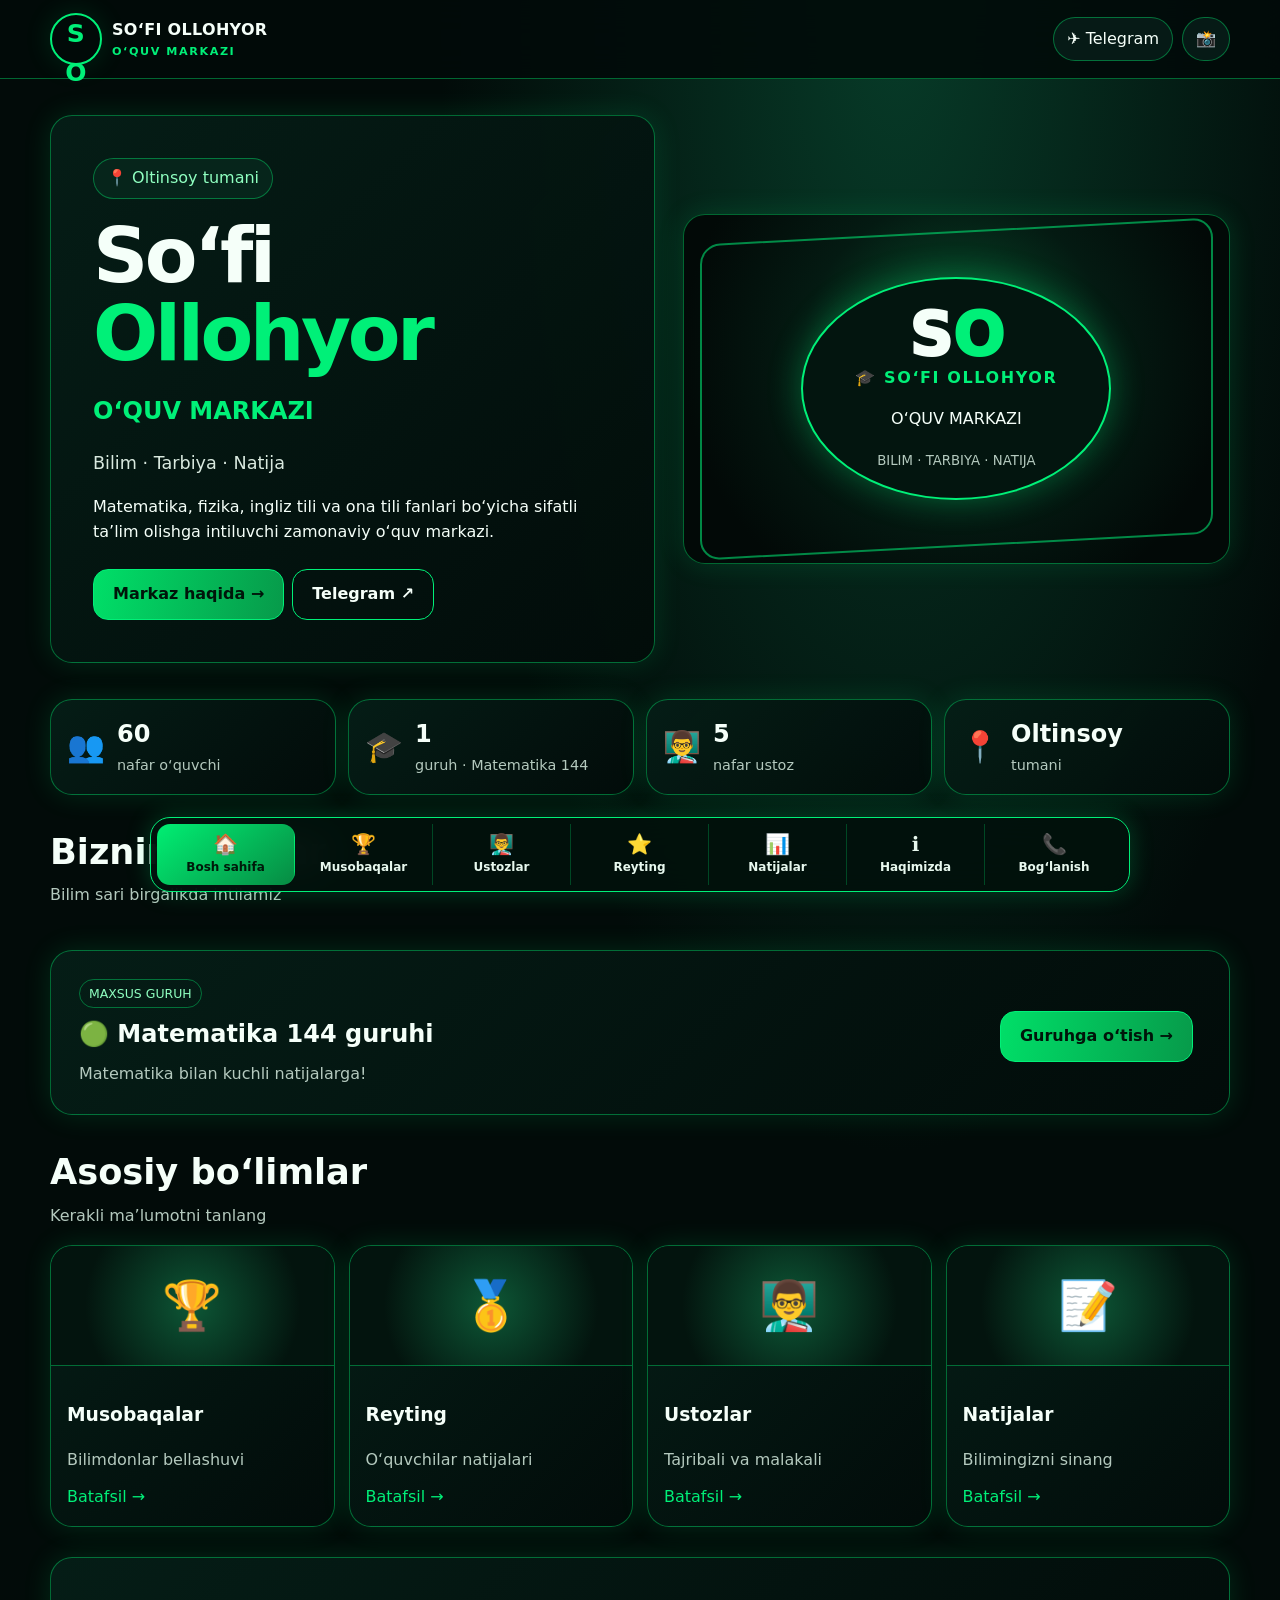
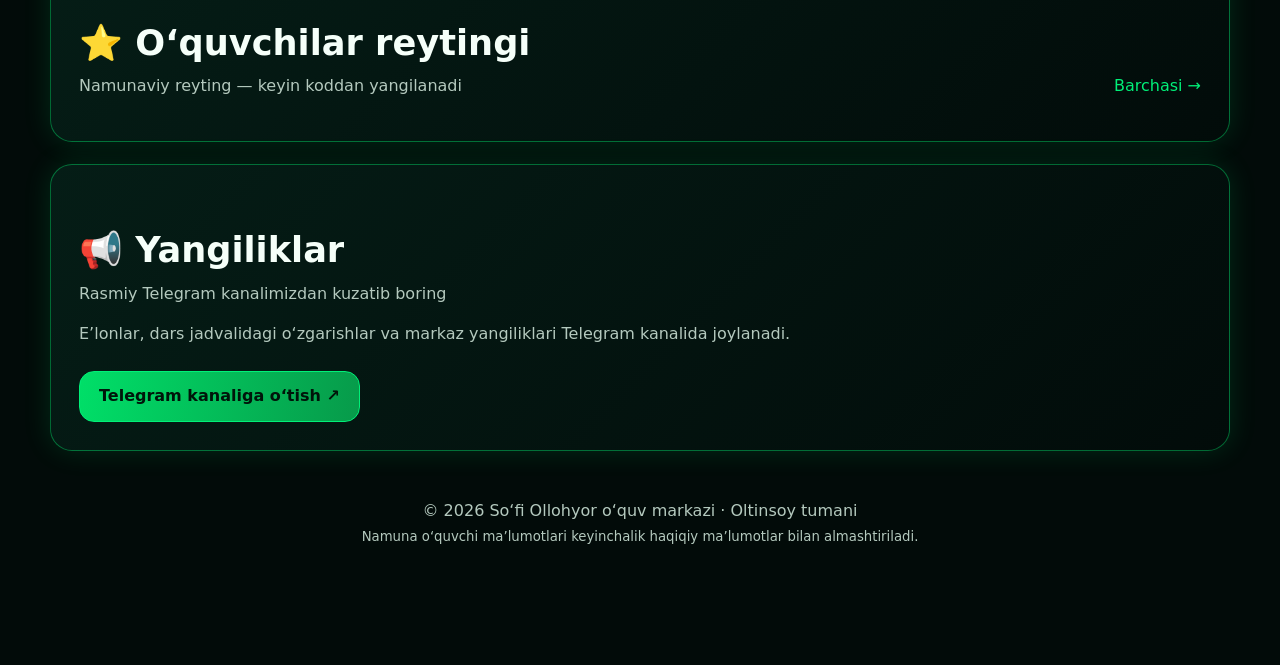
<file: index.html>
<!doctype html>
<html lang="uz">
<head>
<meta charset="utf-8"><meta name="viewport" content="width=device-width,initial-scale=1">
<meta name="theme-color" content="#020b09"><meta name="description" content="So‘fi Ollohyor o‘quv markazi — Oltinsoy tumani">
<title>Bosh sahifa | So‘fi Ollohyor</title><link rel="stylesheet" href="style.css">
</head><body>
<header class="topbar"><div class="wrap topinner">
<a class="brand" href="index.html"><span class="brand-mark">S<span class="green">O</span></span><span>SO‘FI OLLOHYOR<small>O‘QUV MARKAZI</small></span></a>
<div class="social"><a data-telegram href="https://t.me/sufi_ollohyor_uquv_markaz" aria-label="Telegram">✈️ Telegram</a><a data-instagram href="https://www.instagram.com/sufiollohyor?dlrf=MWhkc3luMGN4NnVuNQ==" aria-label="Instagram">📸</a></div>
</div></header>
<main class="wrap">
<section class="hero">
<div class="hero-copy"><span class="eyebrow">📍 Oltinsoy tumani</span><h1>So‘fi <span class="green">Ollohyor</span></h1><h2 class="green">O‘QUV MARKAZI</h2><p class="lead">Bilim · Tarbiya · Natija</p><p>Matematika, fizika, ingliz tili va ona tili fanlari bo‘yicha sifatli ta’lim olishga intiluvchi zamonaviy o‘quv markazi.</p><a class="btn" href="about.html">Markaz haqida →</a><a class="btn secondary" data-telegram href="https://t.me/sufi_ollohyor_uquv_markaz">Telegram ↗</a></div>
<div class="hero-art"><div class="hero-logo"><div class="big">S<span class="green">O</span></div><div class="sub">🎓 SO‘FI OLLOHYOR</div><p>O‘QUV MARKAZI</p><span class="smallprint">BILIM · TARBIYA · NATIJA</span></div></div>
</section>
<section class="stats">
<div class="stat"><span class="emoji">👥</span><div><strong>60</strong><span>nafar o‘quvchi</span></div></div>
<div class="stat"><span class="emoji">🎓</span><div><strong>1</strong><span>guruh · Matematika 144</span></div></div>
<div class="stat"><span class="emoji">👨‍🏫</span><div><strong>5</strong><span>nafar ustoz</span></div></div>
<div class="stat"><span class="emoji">📍</span><div><strong>Oltinsoy</strong><span>tumani</span></div></div>
</section>
<div class="section-head"><div><h2>Bizning fanlar</h2><p>Bilim sari birgalikda intilamiz</p></div></div>
<section class="subjects" id="homeSubjects"></section>
<a class="panel" style="display:flex;align-items:center;justify-content:space-between;gap:16px;flex-wrap:wrap" data-math-telegram href="https://t.me/matematika144"><div><span class="tag">MAXSUS GURUH</span><h2 style="margin:8px 0">🟢 Matematika 144 guruhi</h2><p class="muted" style="margin:0">Matematika bilan kuchli natijalarga!</p></div><span class="btn">Guruhga o‘tish →</span></a>
<div class="section-head"><div><h2>Asosiy bo‘limlar</h2><p>Kerakli ma’lumotni tanlang</p></div></div>
<section class="feature-grid" id="homeFeatures"></section>
<section class="panel"><div class="section-head"><div><h2>⭐ O‘quvchilar reytingi</h2><p>Namunaviy reyting — keyin koddan yangilanadi</p></div><a class="green" href="ranking.html">Barchasi →</a></div><div id="rankPreview"></div></section>
<section class="panel"><div class="section-head"><div><h2>📢 Yangiliklar</h2><p>Rasmiy Telegram kanalimizdan kuzatib boring</p></div></div><p class="muted">E’lonlar, dars jadvalidagi o‘zgarishlar va markaz yangiliklari Telegram kanalida joylanadi.</p><a class="btn" data-telegram href="https://t.me/sufi_ollohyor_uquv_markaz">Telegram kanaliga o‘tish ↗</a></section>
</main>
<footer class="footer wrap">© <span id="year">2026</span> So‘fi Ollohyor o‘quv markazi · Oltinsoy tumani<br><span class="smallprint">Namuna o‘quvchi ma’lumotlari keyinchalik haqiqiy ma’lumotlar bilan almashtiriladi.</span></footer>
<nav class="bottom-nav" id="bottomNav" aria-label="Asosiy menyu"></nav>
<script src="data.js"></script><script src="app.js"></script>
</body></html>
</file>
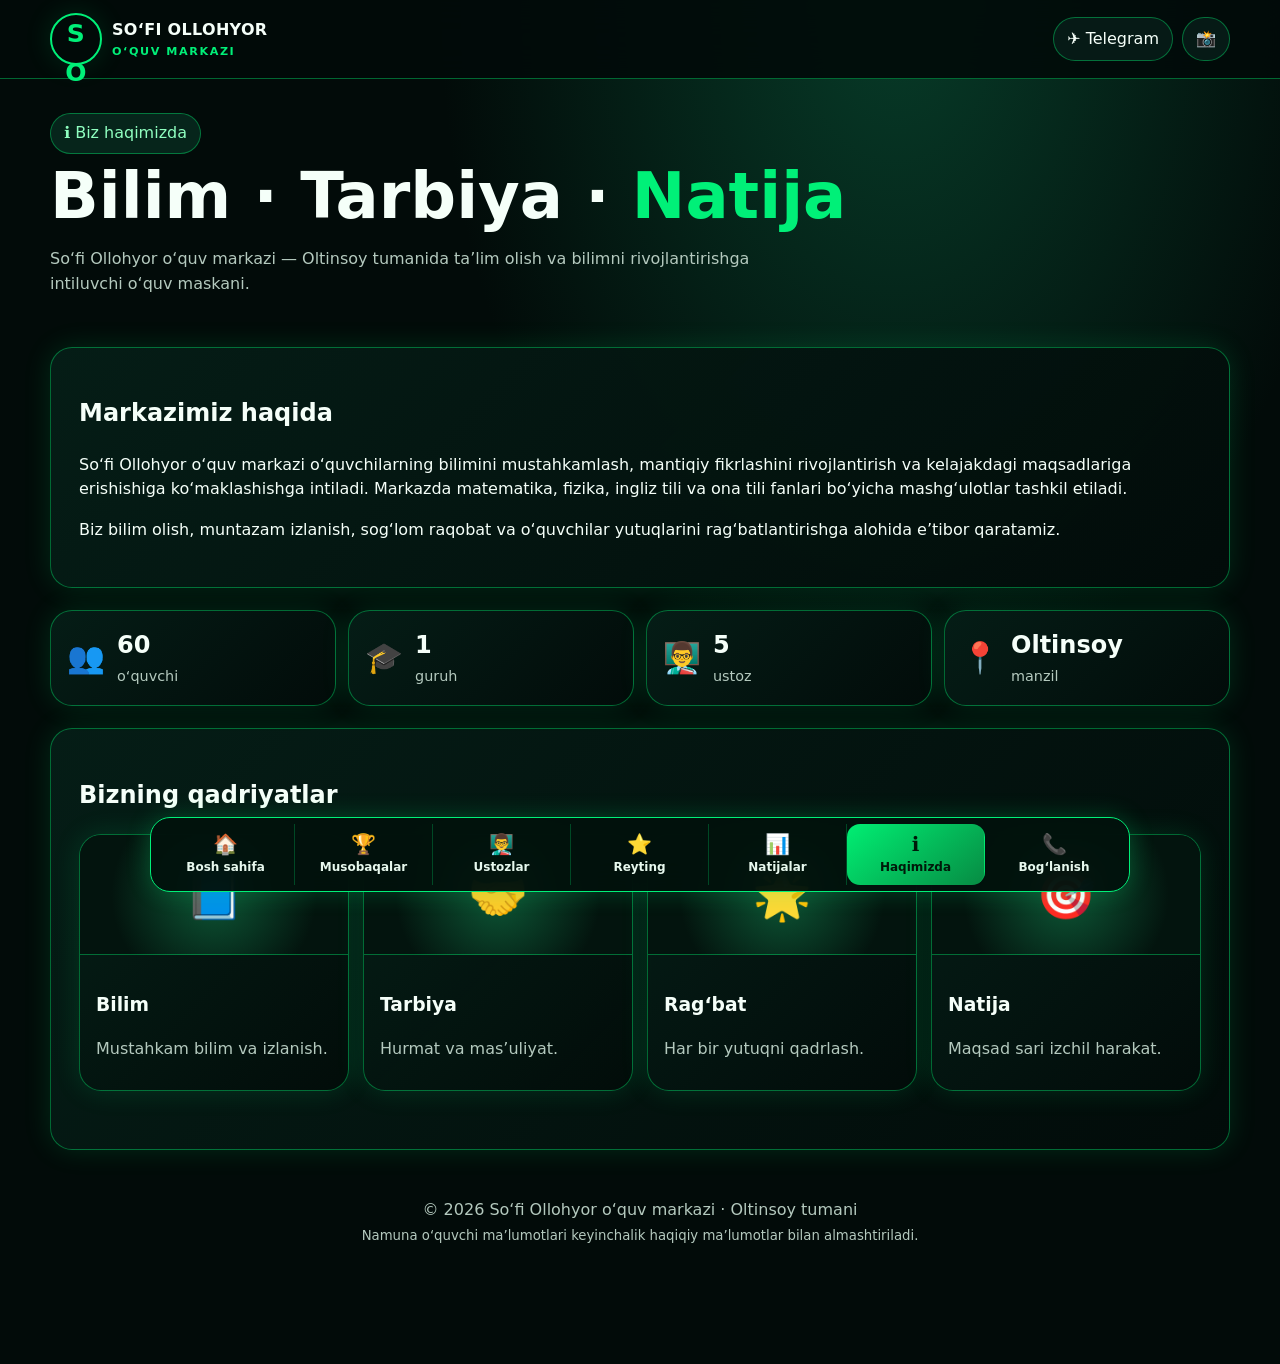
<file: about.html>
<!doctype html>
<html lang="uz">
<head>
<meta charset="utf-8"><meta name="viewport" content="width=device-width,initial-scale=1">
<meta name="theme-color" content="#020b09"><meta name="description" content="So‘fi Ollohyor o‘quv markazi — Oltinsoy tumani">
<title>Markaz haqida | So‘fi Ollohyor</title><link rel="stylesheet" href="style.css">
</head><body>
<header class="topbar"><div class="wrap topinner">
<a class="brand" href="index.html"><span class="brand-mark">S<span class="green">O</span></span><span>SO‘FI OLLOHYOR<small>O‘QUV MARKAZI</small></span></a>
<div class="social"><a data-telegram href="https://t.me/sufi_ollohyor_uquv_markaz" aria-label="Telegram">✈️ Telegram</a><a data-instagram href="https://www.instagram.com/sufiollohyor?dlrf=MWhkc3luMGN4NnVuNQ==" aria-label="Instagram">📸</a></div>
</div></header>
<main class="wrap">
<section class="pagehead"><span class="eyebrow">ℹ️ Biz haqimizda</span><h1>Bilim · Tarbiya · <span class="green">Natija</span></h1><p>So‘fi Ollohyor o‘quv markazi — Oltinsoy tumanida ta’lim olish va bilimni rivojlantirishga intiluvchi o‘quv maskani.</p></section>
<section class="panel"><h2>Markazimiz haqida</h2><p>So‘fi Ollohyor o‘quv markazi o‘quvchilarning bilimini mustahkamlash, mantiqiy fikrlashini rivojlantirish va kelajakdagi maqsadlariga erishishiga ko‘maklashishga intiladi. Markazda matematika, fizika, ingliz tili va ona tili fanlari bo‘yicha mashg‘ulotlar tashkil etiladi.</p><p>Biz bilim olish, muntazam izlanish, sog‘lom raqobat va o‘quvchilar yutuqlarini rag‘batlantirishga alohida e’tibor qaratamiz.</p></section>
<section class="stats"><div class="stat"><span class="emoji">👥</span><div><strong>60</strong><span>o‘quvchi</span></div></div><div class="stat"><span class="emoji">🎓</span><div><strong>1</strong><span>guruh</span></div></div><div class="stat"><span class="emoji">👨‍🏫</span><div><strong>5</strong><span>ustoz</span></div></div><div class="stat"><span class="emoji">📍</span><div><strong>Oltinsoy</strong><span>manzil</span></div></div></section>
<section class="panel"><h2>Bizning qadriyatlar</h2><div class="feature-grid"><div class="card"><div class="card-visual">📘</div><div class="card-body"><h3>Bilim</h3><p>Mustahkam bilim va izlanish.</p></div></div><div class="card"><div class="card-visual">🤝</div><div class="card-body"><h3>Tarbiya</h3><p>Hurmat va mas’uliyat.</p></div></div><div class="card"><div class="card-visual">🌟</div><div class="card-body"><h3>Rag‘bat</h3><p>Har bir yutuqni qadrlash.</p></div></div><div class="card"><div class="card-visual">🎯</div><div class="card-body"><h3>Natija</h3><p>Maqsad sari izchil harakat.</p></div></div></div></section>
</main>
<footer class="footer wrap">© <span id="year">2026</span> So‘fi Ollohyor o‘quv markazi · Oltinsoy tumani<br><span class="smallprint">Namuna o‘quvchi ma’lumotlari keyinchalik haqiqiy ma’lumotlar bilan almashtiriladi.</span></footer>
<nav class="bottom-nav" id="bottomNav" aria-label="Asosiy menyu"></nav>
<script src="data.js"></script><script src="app.js"></script>
</body></html>
</file>
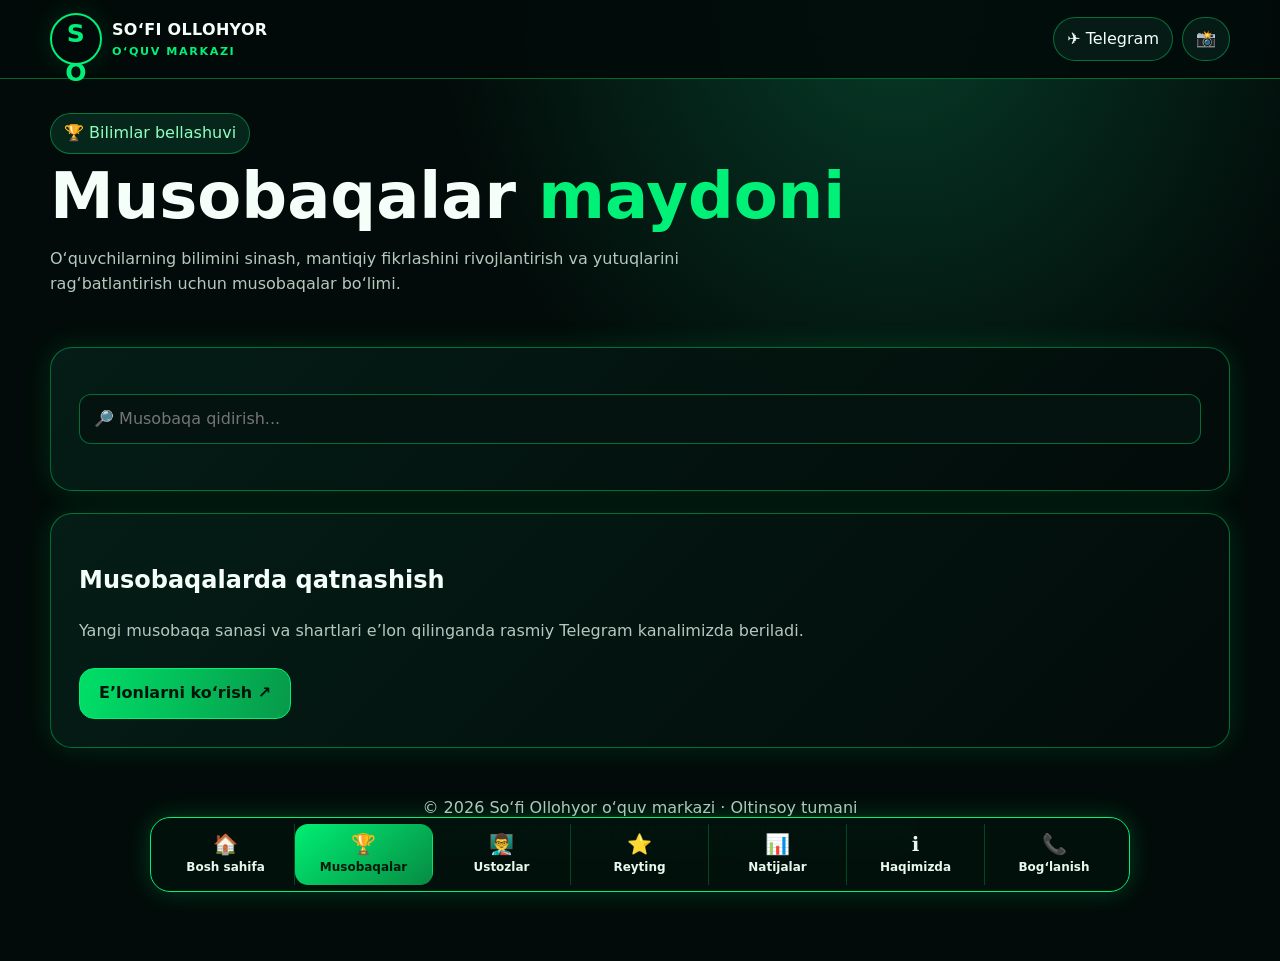
<file: competitions.html>
<!doctype html>
<html lang="uz">
<head>
<meta charset="utf-8"><meta name="viewport" content="width=device-width,initial-scale=1">
<meta name="theme-color" content="#020b09"><meta name="description" content="So‘fi Ollohyor o‘quv markazi — Oltinsoy tumani">
<title>Musobaqalar | So‘fi Ollohyor</title><link rel="stylesheet" href="style.css">
</head><body>
<header class="topbar"><div class="wrap topinner">
<a class="brand" href="index.html"><span class="brand-mark">S<span class="green">O</span></span><span>SO‘FI OLLOHYOR<small>O‘QUV MARKAZI</small></span></a>
<div class="social"><a data-telegram href="https://t.me/sufi_ollohyor_uquv_markaz" aria-label="Telegram">✈️ Telegram</a><a data-instagram href="https://www.instagram.com/sufiollohyor?dlrf=MWhkc3luMGN4NnVuNQ==" aria-label="Instagram">📸</a></div>
</div></header>
<main class="wrap">
<section class="pagehead"><span class="eyebrow">🏆 Bilimlar bellashuvi</span><h1>Musobaqalar <span class="green">maydoni</span></h1><p>O‘quvchilarning bilimini sinash, mantiqiy fikrlashini rivojlantirish va yutuqlarini rag‘batlantirish uchun musobaqalar bo‘limi.</p></section>
<section class="panel"><div class="toolbar"><input id="competitionSearch" placeholder="🔎 Musobaqa qidirish..."></div><div class="competition-grid" id="competitionGrid"></div></section>
<section class="panel"><h2>Musobaqalarda qatnashish</h2><p class="muted">Yangi musobaqa sanasi va shartlari e’lon qilinganda rasmiy Telegram kanalimizda beriladi.</p><a class="btn" data-telegram href="https://t.me/sufi_ollohyor_uquv_markaz">E’lonlarni ko‘rish ↗</a></section>
</main>
<footer class="footer wrap">© <span id="year">2026</span> So‘fi Ollohyor o‘quv markazi · Oltinsoy tumani<br><span class="smallprint">Namuna o‘quvchi ma’lumotlari keyinchalik haqiqiy ma’lumotlar bilan almashtiriladi.</span></footer>
<nav class="bottom-nav" id="bottomNav" aria-label="Asosiy menyu"></nav>
<script src="data.js"></script><script src="app.js"></script>
</body></html>
</file>
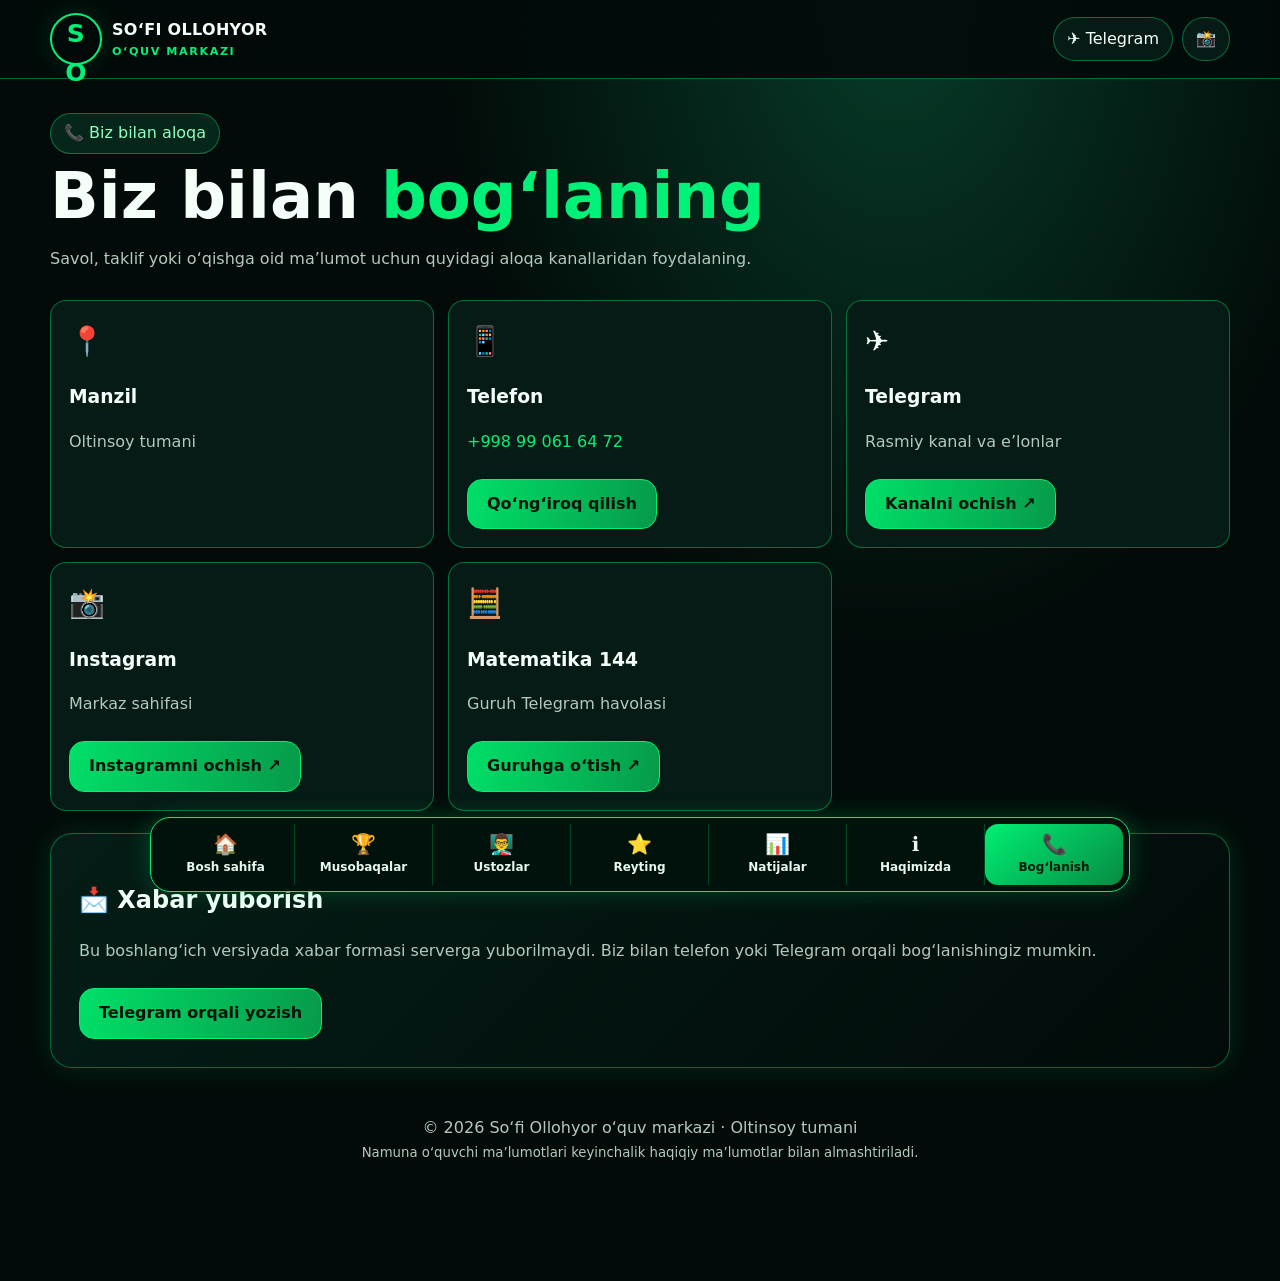
<file: contact.html>
<!doctype html>
<html lang="uz">
<head>
<meta charset="utf-8"><meta name="viewport" content="width=device-width,initial-scale=1">
<meta name="theme-color" content="#020b09"><meta name="description" content="So‘fi Ollohyor o‘quv markazi — Oltinsoy tumani">
<title>Bog‘lanish | So‘fi Ollohyor</title><link rel="stylesheet" href="style.css">
</head><body>
<header class="topbar"><div class="wrap topinner">
<a class="brand" href="index.html"><span class="brand-mark">S<span class="green">O</span></span><span>SO‘FI OLLOHYOR<small>O‘QUV MARKAZI</small></span></a>
<div class="social"><a data-telegram href="https://t.me/sufi_ollohyor_uquv_markaz" aria-label="Telegram">✈️ Telegram</a><a data-instagram href="https://www.instagram.com/sufiollohyor?dlrf=MWhkc3luMGN4NnVuNQ==" aria-label="Instagram">📸</a></div>
</div></header>
<main class="wrap">
<section class="pagehead"><span class="eyebrow">📞 Biz bilan aloqa</span><h1>Biz bilan <span class="green">bog‘laning</span></h1><p>Savol, taklif yoki o‘qishga oid ma’lumot uchun quyidagi aloqa kanallaridan foydalaning.</p></section>
<section class="contact-grid">
<div class="contact-item"><div class="emoji">📍</div><h3>Manzil</h3><p class="muted">Oltinsoy tumani</p></div>
<div class="contact-item"><div class="emoji">📱</div><h3>Telefon</h3><p><a class="green" data-phone href="tel:+998990616472">+998 99 061 64 72</a></p><a class="btn" data-phone href="tel:+998990616472">Qo‘ng‘iroq qilish</a></div>
<div class="contact-item"><div class="emoji">✈️</div><h3>Telegram</h3><p class="muted">Rasmiy kanal va e’lonlar</p><a class="btn" data-telegram href="https://t.me/sufi_ollohyor_uquv_markaz">Kanalni ochish ↗</a></div>
<div class="contact-item"><div class="emoji">📸</div><h3>Instagram</h3><p class="muted">Markaz sahifasi</p><a class="btn" data-instagram href="https://www.instagram.com/sufiollohyor?dlrf=MWhkc3luMGN4NnVuNQ==">Instagramni ochish ↗</a></div>
<div class="contact-item"><div class="emoji">🧮</div><h3>Matematika 144</h3><p class="muted">Guruh Telegram havolasi</p><a class="btn" data-math-telegram href="https://t.me/matematika144">Guruhga o‘tish ↗</a></div>
</section>
<section class="panel"><h2>📩 Xabar yuborish</h2><p class="muted">Bu boshlang‘ich versiyada xabar formasi serverga yuborilmaydi. Biz bilan telefon yoki Telegram orqali bog‘lanishingiz mumkin.</p><a class="btn" data-telegram href="https://t.me/sufi_ollohyor_uquv_markaz">Telegram orqali yozish</a></section>
</main>
<footer class="footer wrap">© <span id="year">2026</span> So‘fi Ollohyor o‘quv markazi · Oltinsoy tumani<br><span class="smallprint">Namuna o‘quvchi ma’lumotlari keyinchalik haqiqiy ma’lumotlar bilan almashtiriladi.</span></footer>
<nav class="bottom-nav" id="bottomNav" aria-label="Asosiy menyu"></nav>
<script src="data.js"></script><script src="app.js"></script>
</body></html>
</file>
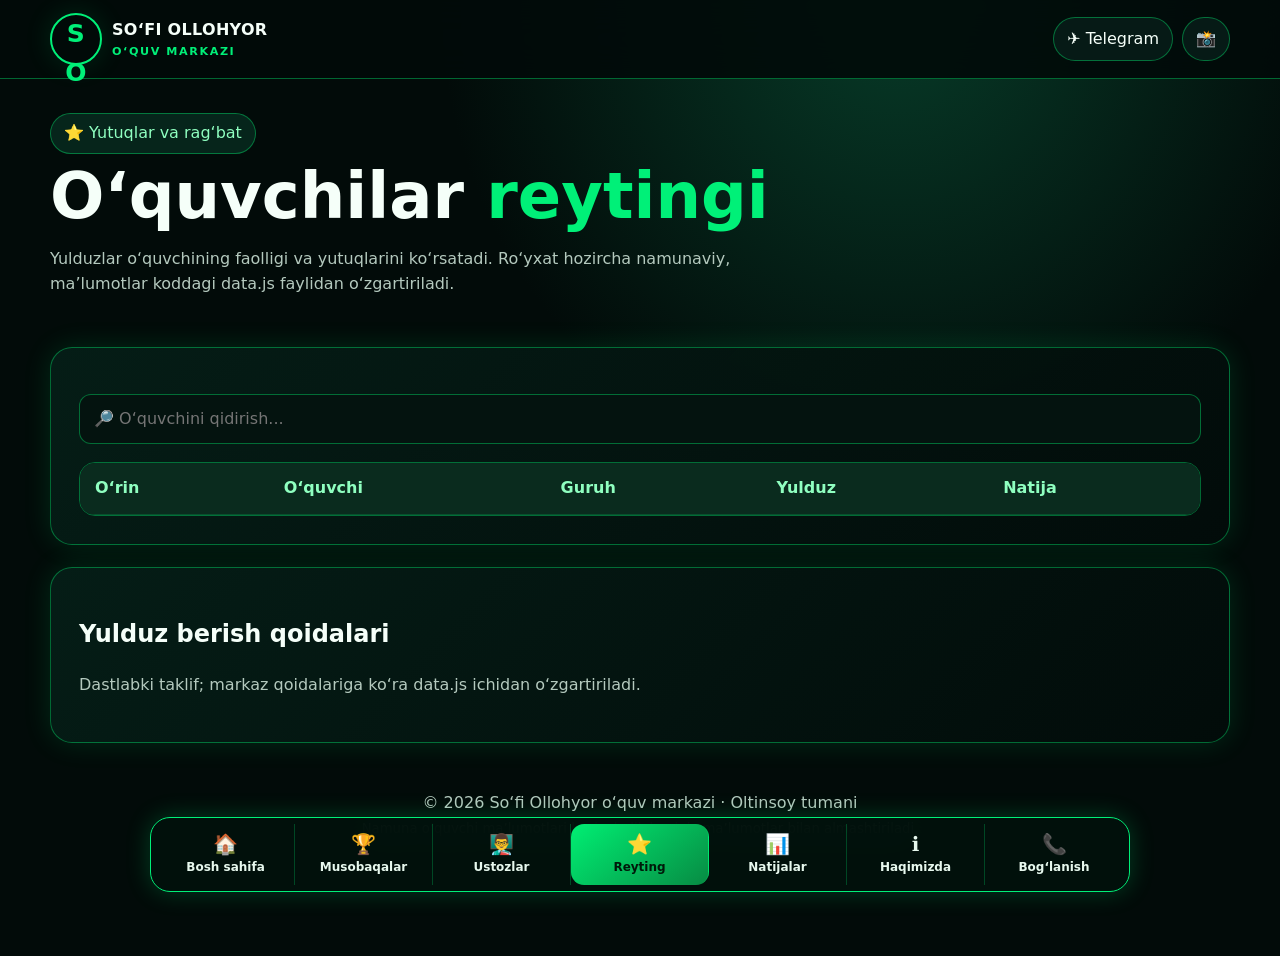
<file: ranking.html>
<!doctype html>
<html lang="uz">
<head>
<meta charset="utf-8"><meta name="viewport" content="width=device-width,initial-scale=1">
<meta name="theme-color" content="#020b09"><meta name="description" content="So‘fi Ollohyor o‘quv markazi — Oltinsoy tumani">
<title>Reyting | So‘fi Ollohyor</title><link rel="stylesheet" href="style.css">
</head><body>
<header class="topbar"><div class="wrap topinner">
<a class="brand" href="index.html"><span class="brand-mark">S<span class="green">O</span></span><span>SO‘FI OLLOHYOR<small>O‘QUV MARKAZI</small></span></a>
<div class="social"><a data-telegram href="https://t.me/sufi_ollohyor_uquv_markaz" aria-label="Telegram">✈️ Telegram</a><a data-instagram href="https://www.instagram.com/sufiollohyor?dlrf=MWhkc3luMGN4NnVuNQ==" aria-label="Instagram">📸</a></div>
</div></header>
<main class="wrap">
<section class="pagehead"><span class="eyebrow">⭐ Yutuqlar va rag‘bat</span><h1>O‘quvchilar <span class="green">reytingi</span></h1><p>Yulduzlar o‘quvchining faolligi va yutuqlarini ko‘rsatadi. Ro‘yxat hozircha namunaviy, ma’lumotlar koddagi data.js faylidan o‘zgartiriladi.</p></section>
<section class="panel"><div class="toolbar"><input id="studentSearch" placeholder="🔎 O‘quvchini qidirish..."></div><div class="table-wrap"><table class="ranking-table"><thead><tr><th>O‘rin</th><th>O‘quvchi</th><th>Guruh</th><th>Yulduz</th><th>Natija</th></tr></thead><tbody id="rankingRows"></tbody></table></div></section>
<section class="panel"><h2>Yulduz berish qoidalari</h2><p class="muted">Dastlabki taklif; markaz qoidalariga ko‘ra data.js ichidan o‘zgartiriladi.</p><div id="starRules"></div></section>
</main>
<footer class="footer wrap">© <span id="year">2026</span> So‘fi Ollohyor o‘quv markazi · Oltinsoy tumani<br><span class="smallprint">Namuna o‘quvchi ma’lumotlari keyinchalik haqiqiy ma’lumotlar bilan almashtiriladi.</span></footer>
<nav class="bottom-nav" id="bottomNav" aria-label="Asosiy menyu"></nav>
<script src="data.js"></script><script src="app.js"></script>
</body></html>
</file>
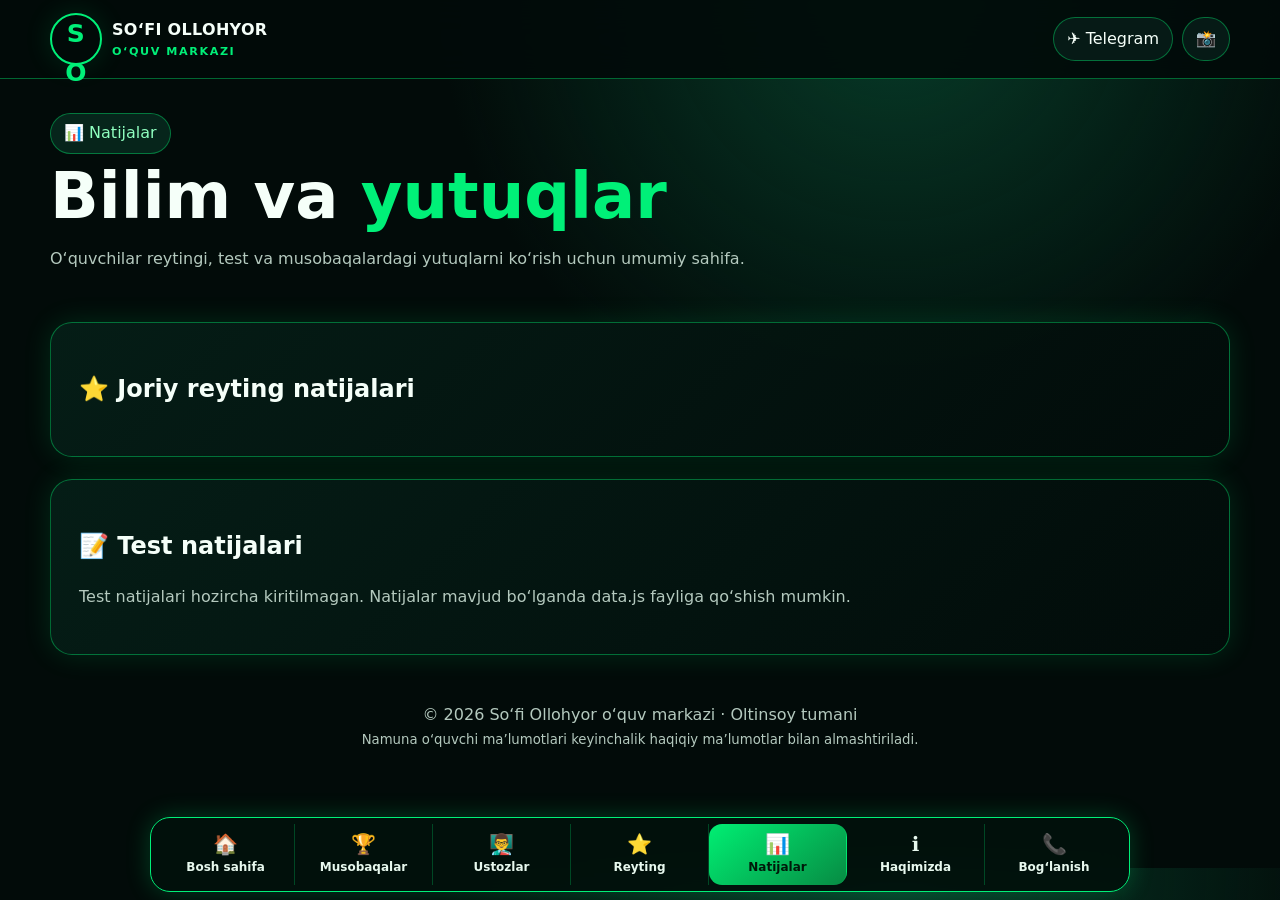
<file: results.html>
<!doctype html>
<html lang="uz">
<head>
<meta charset="utf-8"><meta name="viewport" content="width=device-width,initial-scale=1">
<meta name="theme-color" content="#020b09"><meta name="description" content="So‘fi Ollohyor o‘quv markazi — Oltinsoy tumani">
<title>Natijalar | So‘fi Ollohyor</title><link rel="stylesheet" href="style.css">
</head><body>
<header class="topbar"><div class="wrap topinner">
<a class="brand" href="index.html"><span class="brand-mark">S<span class="green">O</span></span><span>SO‘FI OLLOHYOR<small>O‘QUV MARKAZI</small></span></a>
<div class="social"><a data-telegram href="https://t.me/sufi_ollohyor_uquv_markaz" aria-label="Telegram">✈️ Telegram</a><a data-instagram href="https://www.instagram.com/sufiollohyor?dlrf=MWhkc3luMGN4NnVuNQ==" aria-label="Instagram">📸</a></div>
</div></header>
<main class="wrap">
<section class="pagehead"><span class="eyebrow">📊 Natijalar</span><h1>Bilim va <span class="green">yutuqlar</span></h1><p>O‘quvchilar reytingi, test va musobaqalardagi yutuqlarni ko‘rish uchun umumiy sahifa.</p></section>
<section class="panel"><h2>⭐ Joriy reyting natijalari</h2><div id="resultsList"></div></section>
<section class="panel"><h2>📝 Test natijalari</h2><p class="muted">Test natijalari hozircha kiritilmagan. Natijalar mavjud bo‘lganda data.js fayliga qo‘shish mumkin.</p></section>
</main>
<footer class="footer wrap">© <span id="year">2026</span> So‘fi Ollohyor o‘quv markazi · Oltinsoy tumani<br><span class="smallprint">Namuna o‘quvchi ma’lumotlari keyinchalik haqiqiy ma’lumotlar bilan almashtiriladi.</span></footer>
<nav class="bottom-nav" id="bottomNav" aria-label="Asosiy menyu"></nav>
<script src="data.js"></script><script src="app.js"></script>
</body></html>
</file>
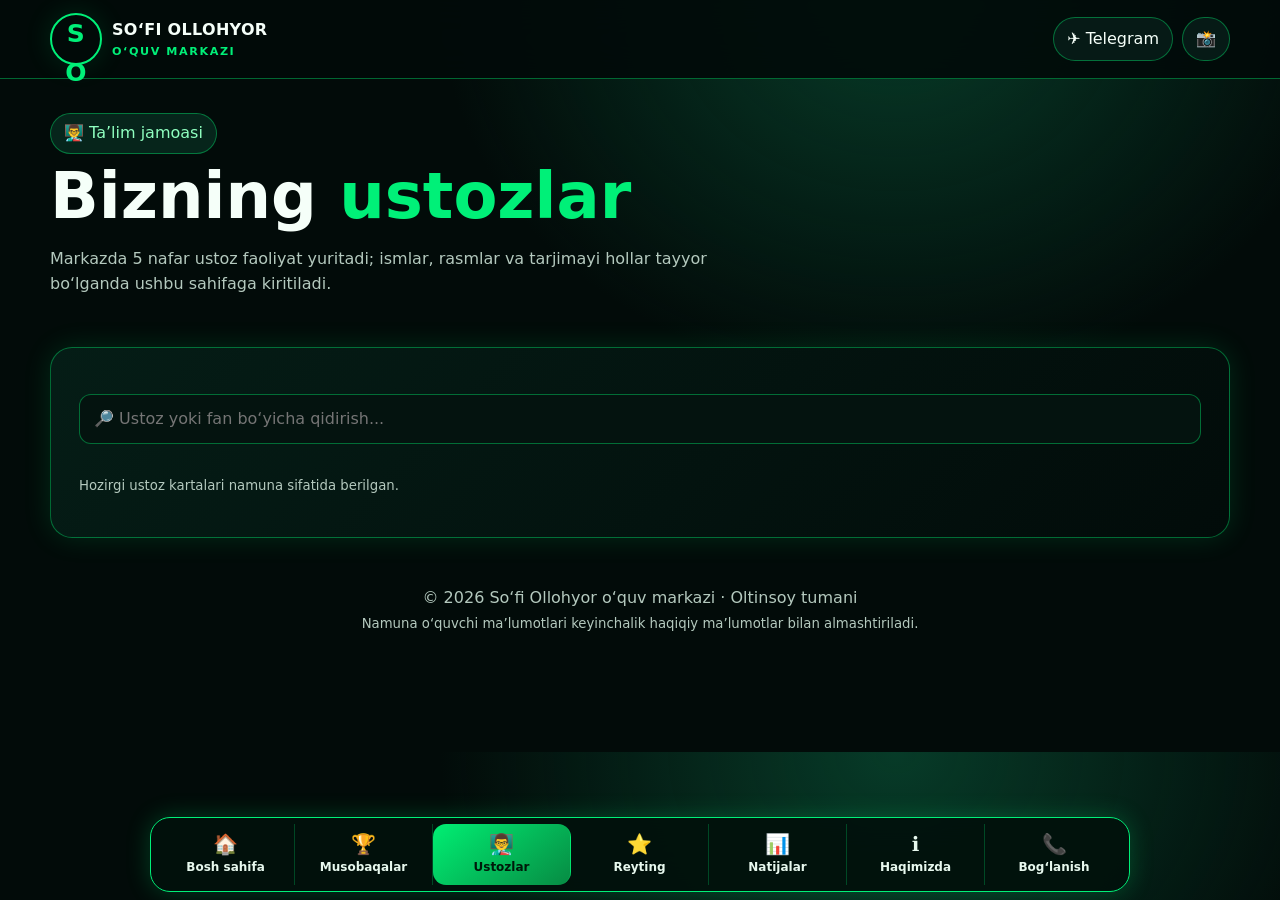
<file: teachers.html>
<!doctype html>
<html lang="uz">
<head>
<meta charset="utf-8"><meta name="viewport" content="width=device-width,initial-scale=1">
<meta name="theme-color" content="#020b09"><meta name="description" content="So‘fi Ollohyor o‘quv markazi — Oltinsoy tumani">
<title>Ustozlar | So‘fi Ollohyor</title><link rel="stylesheet" href="style.css">
</head><body>
<header class="topbar"><div class="wrap topinner">
<a class="brand" href="index.html"><span class="brand-mark">S<span class="green">O</span></span><span>SO‘FI OLLOHYOR<small>O‘QUV MARKAZI</small></span></a>
<div class="social"><a data-telegram href="https://t.me/sufi_ollohyor_uquv_markaz" aria-label="Telegram">✈️ Telegram</a><a data-instagram href="https://www.instagram.com/sufiollohyor?dlrf=MWhkc3luMGN4NnVuNQ==" aria-label="Instagram">📸</a></div>
</div></header>
<main class="wrap">
<section class="pagehead"><span class="eyebrow">👨‍🏫 Ta’lim jamoasi</span><h1>Bizning <span class="green">ustozlar</span></h1><p>Markazda 5 nafar ustoz faoliyat yuritadi; ismlar, rasmlar va tarjimayi hollar tayyor bo‘lganda ushbu sahifaga kiritiladi.</p></section>
<section class="panel"><div class="toolbar"><input id="teacherSearch" placeholder="🔎 Ustoz yoki fan bo‘yicha qidirish..."></div><div class="teacher-grid" id="teacherGrid"></div><p class="smallprint">Hozirgi ustoz kartalari namuna sifatida berilgan.</p></section>
</main>
<footer class="footer wrap">© <span id="year">2026</span> So‘fi Ollohyor o‘quv markazi · Oltinsoy tumani<br><span class="smallprint">Namuna o‘quvchi ma’lumotlari keyinchalik haqiqiy ma’lumotlar bilan almashtiriladi.</span></footer>
<nav class="bottom-nav" id="bottomNav" aria-label="Asosiy menyu"></nav>
<script src="data.js"></script><script src="app.js"></script>
</body></html>
</file>
<file: style.css>
:root{--bg:#020b09;--panel:#061a16;--panel2:#09251e;--green:#00f078;--green2:#12bd61;--mint:#8fffc0;--white:#f5fff9;--muted:#b4c9be;--line:rgba(0,255,120,.38);--shadow:0 0 28px rgba(0,255,120,.13)}
*{box-sizing:border-box}html{scroll-behavior:smooth;scroll-padding-bottom:110px}body{margin:0;background:radial-gradient(ellipse at 70% 0%,#073b28 0,transparent 36%),var(--bg);color:var(--white);font-family:system-ui,-apple-system,"Segoe UI",sans-serif;line-height:1.55;padding-bottom:104px}a{color:inherit;text-decoration:none}button,input,select{font:inherit}.wrap{width:min(1180px,94%);margin:auto}.topbar{position:sticky;top:0;z-index:10;background:rgba(2,11,9,.9);backdrop-filter:blur(18px);border-bottom:1px solid var(--line)}.topinner{min-height:78px;display:flex;align-items:center;justify-content:space-between;gap:18px}.brand{display:flex;align-items:center;gap:10px;font-weight:900;letter-spacing:.02em}.brand img{width:56px;height:56px;object-fit:contain;border-radius:50%}.brand-mark{display:grid;place-items:center;width:52px;height:52px;border:2px solid var(--green);border-radius:50%;font-size:25px;color:var(--green);box-shadow:var(--shadow)}.brand small{display:block;color:var(--green);font-size:.7rem;letter-spacing:.14em}.social{display:flex;gap:9px}.social a,.pill{border:1px solid var(--line);border-radius:999px;padding:9px 13px;background:#061a16}.social a:hover,.btn:hover,.navitem:hover{box-shadow:0 0 18px rgba(0,255,120,.32);border-color:var(--green)}.hero{display:grid;grid-template-columns:1.05fr .95fr;gap:28px;align-items:center;padding:36px 0 26px}.hero-copy,.hero-art,.panel,.card,.stat,.subject,.teacher-card,.competition-card{background:linear-gradient(135deg,rgba(5,30,23,.96),rgba(2,12,10,.95));border:1px solid var(--line);border-radius:22px;box-shadow:var(--shadow)}.hero-copy{padding:clamp(22px,4vw,42px)}.eyebrow{display:inline-flex;gap:8px;align-items:center;border:1px solid var(--line);border-radius:99px;padding:7px 13px;color:var(--mint);background:#06251b}.hero h1{font-size:clamp(2.5rem,6vw,4.8rem);line-height:1.02;margin:18px 0 4px;letter-spacing:-.045em}.green{color:var(--green)}.lead{font-size:1.1rem;color:#d9e9df;max-width:56ch}.btn{display:inline-flex;align-items:center;justify-content:center;gap:10px;border:1px solid var(--green);background:linear-gradient(100deg,#00df68,#079a4a);color:#00150a;font-weight:850;padding:12px 19px;border-radius:15px;margin:8px 8px 0 0;cursor:pointer;transition:.2s}.btn.secondary{background:transparent;color:var(--white)}.hero-art{min-height:350px;display:flex;align-items:center;justify-content:center;position:relative;overflow:hidden;padding:22px;background:radial-gradient(circle at 50% 40%,#07552f 0,#041a12 45%,#020907 80%)}.hero-art:before{content:"";position:absolute;inset:16px;border:2px solid var(--green);border-radius:20px;opacity:.55;transform:skewY(-3deg)}.hero-logo{position:relative;text-align:center;width:min(310px,90%);padding:26px 16px;border:2px solid var(--green);border-radius:50%;box-shadow:0 0 34px #00f07855;background:#03150f}.hero-logo img{width:100%;max-height:220px;object-fit:contain}.hero-logo .big{font-size:3.8rem;font-weight:950;line-height:1}.hero-logo .sub{color:var(--green);font-weight:900;letter-spacing:.1em}.stats{display:grid;grid-template-columns:repeat(4,1fr);gap:12px;margin:10px 0 22px}.stat{padding:16px;display:flex;align-items:center;gap:12px}.stat .emoji{font-size:1.9rem}.stat strong{font-size:1.5rem;display:block}.stat span{color:var(--muted);font-size:.9rem}.subjects{display:grid;grid-template-columns:repeat(4,1fr);gap:12px;margin:18px 0 24px}.subject{padding:17px;display:flex;align-items:center;gap:12px}.subject .emoji{font-size:1.8rem}.subject small{display:block;color:var(--muted)}.feature-grid{display:grid;grid-template-columns:repeat(4,1fr);gap:14px;margin:16px 0 30px}.card{overflow:hidden;transition:transform .2s,border-color .2s}.card:hover{transform:translateY(-4px);border-color:var(--green)}.card-visual{min-height:120px;display:grid;place-items:center;font-size:3rem;background:radial-gradient(circle,#0d5736,#03140e 70%);border-bottom:1px solid var(--line)}.card-body{padding:16px}.card-body p{color:var(--muted);margin:5px 0 12px}.section-head{display:flex;justify-content:space-between;align-items:end;gap:12px;margin:30px 0 14px}.section-head h2{margin:0;font-size:clamp(1.5rem,3vw,2.2rem)}.section-head p{margin:4px 0 0;color:var(--muted)}.panel{padding:clamp(18px,3vw,28px);margin:22px 0}.pagehead{padding:34px 0 12px}.pagehead h1{font-size:clamp(2.3rem,5vw,4rem);line-height:1.08;margin:8px 0}.pagehead p{color:var(--muted);max-width:70ch}.toolbar{display:flex;flex-wrap:wrap;gap:10px;margin:18px 0}.toolbar input,.toolbar select{flex:1;min-width:180px;background:#04130f;color:var(--white);border:1px solid var(--line);padding:12px 14px;border-radius:12px}.teacher-grid,.competition-grid,.result-grid{display:grid;grid-template-columns:repeat(3,1fr);gap:16px}.teacher-card,.competition-card{padding:18px}.avatar{width:76px;height:76px;border-radius:22px;display:grid;place-items:center;background:linear-gradient(135deg,#0a6d3b,#041b12);border:1px solid var(--green);font-size:2.2rem;margin-bottom:12px}.tag{display:inline-block;color:var(--mint);border:1px solid var(--line);border-radius:99px;padding:4px 9px;font-size:.78rem}.muted{color:var(--muted)}.table-wrap{overflow:auto;border:1px solid var(--line);border-radius:16px}.ranking-table{width:100%;border-collapse:collapse;min-width:580px}.ranking-table th,.ranking-table td{text-align:left;padding:13px 15px;border-bottom:1px solid rgba(0,255,120,.17)}.ranking-table th{background:#0a2b1e;color:var(--mint)}.ranking-table tr:last-child td{border-bottom:0}.ranknum{color:var(--green);font-weight:900}.stars{color:#ffdc50;white-space:nowrap}.result-row{display:flex;justify-content:space-between;gap:15px;align-items:center;padding:15px 0;border-bottom:1px solid var(--line)}.result-row:last-child{border:0}.notice{border-left:3px solid var(--green);padding:12px 15px;background:#062018;border-radius:0 12px 12px 0;color:#d7f5e3}.contact-grid{display:grid;grid-template-columns:repeat(3,1fr);gap:14px}.contact-item{padding:18px;border:1px solid var(--line);border-radius:16px;background:#061a16}.contact-item .emoji{font-size:1.8rem}.footer{padding:26px 0 12px;color:var(--muted);text-align:center}.bottom-nav{position:fixed;z-index:20;bottom:8px;left:50%;transform:translateX(-50%);width:min(980px,calc(100% - 20px));display:grid;grid-template-columns:repeat(7,minmax(0,1fr));gap:0;padding:6px;background:rgba(2,17,12,.94);backdrop-filter:blur(18px);border:1px solid var(--green);border-radius:20px;box-shadow:0 0 25px #00f07838}.navitem{min-width:0;display:flex;flex-direction:column;align-items:center;justify-content:center;gap:2px;padding:8px 3px;border-right:1px solid rgba(0,255,120,.23);color:#e7f8ee;font-size:.75rem;font-weight:750;text-align:center;transition:.2s}.navitem:last-child{border-right:0}.navitem .navicon{font-size:1.25rem;line-height:1.2}.navitem.active{background:linear-gradient(140deg,#00ef73,#078b43);color:#00190a;border-radius:13px}.pagination{display:flex;justify-content:center;gap:8px;margin:24px 0}.pagination button{border:1px solid var(--line);background:#061a16;color:var(--white);border-radius:10px;padding:9px 13px;cursor:pointer}.pagination button.active{background:var(--green);color:#00150a}.hidden{display:none!important}.smallprint{font-size:.83rem;color:var(--muted)}@media(max-width:800px){.hero{grid-template-columns:1fr;padding-top:18px}.hero-art{min-height:250px}.stats{grid-template-columns:repeat(2,1fr)}.subjects{grid-template-columns:repeat(2,1fr)}.feature-grid{grid-template-columns:repeat(2,1fr)}.teacher-grid,.competition-grid,.result-grid,.contact-grid{grid-template-columns:1fr 1fr}.topinner{min-height:68px}.social a{padding:8px}.brand img,.brand-mark{width:45px;height:45px}}@media(max-width:480px){body{padding-bottom:92px}.wrap{width:94%}.brand{font-size:.82rem}.brand small{font-size:.58rem}.social a{font-size:.8rem;padding:7px 9px}.hero-copy{padding:22px}.hero h1{font-size:2.55rem}.stats{gap:8px}.stat{padding:12px;gap:8px}.stat .emoji{font-size:1.45rem}.stat strong{font-size:1.25rem}.stat span{font-size:.77rem}.subjects{gap:8px}.subject{padding:12px;gap:8px;font-size:.9rem}.subject .emoji{font-size:1.4rem}.feature-grid{gap:9px}.card-body{padding:12px}.card-visual{min-height:90px}.teacher-grid,.competition-grid,.result-grid,.contact-grid{grid-template-columns:1fr}.bottom-nav{bottom:5px;width:calc(100% - 10px);padding:4px;border-radius:15px}.navitem{font-size:.61rem;padding:7px 1px}.navitem .navicon{font-size:1.15rem}.navitem.active{border-radius:10px}.panel{padding:16px}.section-head{align-items:start;flex-direction:column}}
</file>
